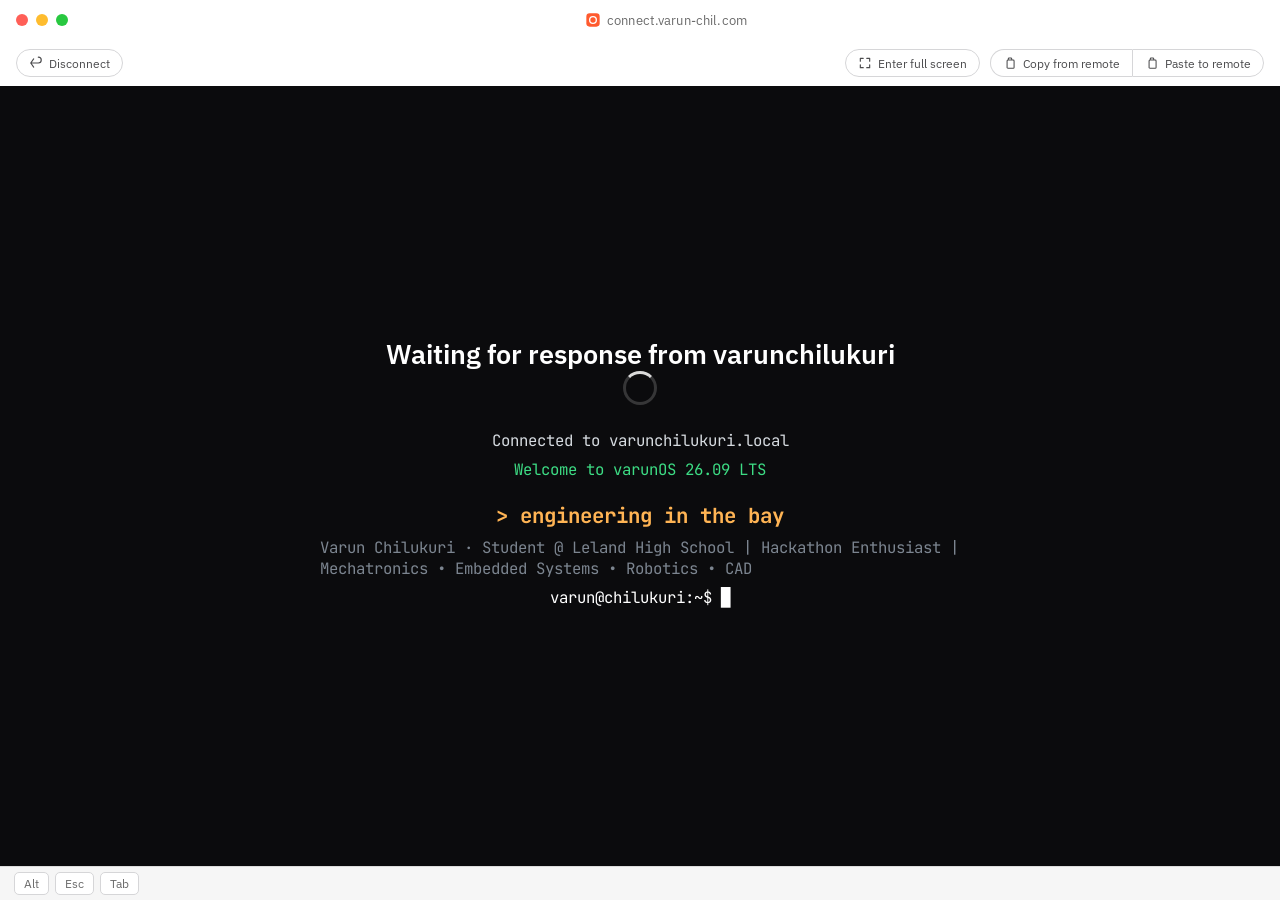
<file: desktop/index.html>
<!DOCTYPE html>
<html lang="en">
<head>
<meta charset="UTF-8">
<meta name="viewport" content="width=device-width, initial-scale=1.0">
<title>Varun Chilukuri, Robotics &amp; Mechatronics Engineer</title>
<meta name="description" content="Varun Chilukuri is a student engineer at Leland High School and co-founder of Fetch, a 1st-place-winning mecanum robotics platform. Robotic arms, search-and-rescue hardware, and mechatronic systems built from scratch.">
<meta name="author" content="Varun Chilukuri">
<meta name="keywords" content="Varun Chilukuri, robotics, mechatronics, embedded systems, Fetch robot, Leland High School, hackathon, CAD, 3D printing">

<!-- Open Graph / social preview cards -->
<meta property="og:type" content="profile">
<meta property="og:title" content="Varun Chilukuri, Robotics & Mechatronics Engineer">
<meta property="og:description" content="Student engineer building robotic arms, search-and-rescue hardware, and mechatronic systems from scratch. Co-founder of Fetch, 1st Place Overall at CSI Hacks.">
<meta property="og:image" content="../images/fetch-1.jpg">
<meta name="twitter:card" content="summary_large_image">
<meta name="twitter:title" content="Varun Chilukuri, Robotics & Mechatronics Engineer">
<meta name="twitter:description" content="Student engineer building robotic arms, search-and-rescue hardware, and mechatronic systems from scratch.">
<meta name="twitter:image" content="../images/fetch-1.jpg">

<link rel="icon" type="image/png" sizes="32x32" href="../images/favicon-32.png">
<link rel="icon" type="image/png" sizes="512x512" href="../images/favicon-512.png">
<link rel="apple-touch-icon" sizes="180x180" href="../images/apple-touch-icon.png">
<link rel="preconnect" href="https://fonts.googleapis.com">
<link rel="preconnect" href="https://fonts.gstatic.com" crossorigin>
<link href="https://fonts.googleapis.com/css2?family=IBM+Plex+Sans:ital,wght@0,400;0,500;0,600;0,700;1,400&family=JetBrains+Mono:ital,wght@0,400;0,500;0,700;1,400&display=swap" rel="stylesheet">
<link rel="stylesheet" href="desktop.css?v=1">

<script type="application/ld+json">
{
  "@context": "https://schema.org",
  "@type": "Person",
  "name": "Varun Chilukuri",
  "alternateName": "vrun-systems26",
  "description": "Student engineer specializing in robotics, mechatronics, embedded systems, and 3D printing. Co-founder & Hardware Lead of Fetch, 1st Place Overall at CSI Hacks.",
  "affiliation": {
    "@type": "EducationalOrganization",
    "name": "Leland High School"
  },
  "jobTitle": "Student Engineer",
  "knowsAbout": ["Robotics", "Mechatronics", "Embedded Systems", "CAD", "3D Printing", "Electronics"],
  "address": {
    "@type": "PostalAddress",
    "addressLocality": "San Jose",
    "addressRegion": "CA",
    "addressCountry": "US"
  },
  "sameAs": [
    "https://github.com/vrun-systems26",
    "https://www.linkedin.com/in/varunchilukuri26/",
    "https://devpost.com/varunchilukuri7"
  ]
}
</script>
</head>
<body>

<!-- ============ BOOT: SCREEN-SHARE CONNECT SEQUENCE ============ -->
<div class="boot-screen" id="bootScreen" role="status" aria-live="polite">
  <div class="boot-chrome">
    <div class="boot-chrome-row">
      <span class="boot-traffic"><i class="boot-dot boot-dot-r"></i><i class="boot-dot boot-dot-y"></i><i class="boot-dot boot-dot-g"></i></span>
      <span class="boot-url"><svg class="boot-url-icon" viewBox="0 0 24 24" aria-hidden="true"><rect x="2" y="2" width="20" height="20" rx="5"></rect><circle cx="12" cy="12" r="5" fill="none" stroke="#fff" stroke-width="2"></circle></svg>connect.varun-chil.com</span>
    </div>
    <div class="boot-chrome-row boot-toolbar">
      <button type="button" class="boot-pill" tabindex="-1"><svg viewBox="0 0 24 24" aria-hidden="true"><path d="M8 5L3 12l5 7M3 12h13a5 5 0 000-10" fill="none" stroke-width="2" stroke-linecap="round" stroke-linejoin="round"></path></svg>Disconnect</button>
      <span class="boot-toolbar-spacer"></span>
      <button type="button" class="boot-pill" tabindex="-1"><svg viewBox="0 0 24 24" aria-hidden="true"><path d="M4 9V4h5M20 9V4h-5M4 15v5h5M20 15v5h-5" fill="none" stroke-width="2" stroke-linecap="round" stroke-linejoin="round"></path></svg>Enter full screen</button>
      <span class="boot-pill-group">
        <button type="button" class="boot-pill boot-pill-l" tabindex="-1"><svg viewBox="0 0 24 24" aria-hidden="true"><rect x="7" y="7" width="12" height="14" rx="1.5" fill="none" stroke-width="1.8"></rect><path d="M9 7V5a1.5 1.5 0 011.5-1.5h3A1.5 1.5 0 0115 5v2" fill="none" stroke-width="1.8"></path></svg>Copy from remote</button>
        <button type="button" class="boot-pill boot-pill-r" tabindex="-1"><svg viewBox="0 0 24 24" aria-hidden="true"><rect x="7" y="7" width="12" height="14" rx="1.5" fill="none" stroke-width="1.8"></rect><path d="M9 7V5a1.5 1.5 0 011.5-1.5h3A1.5 1.5 0 0115 5v2" fill="none" stroke-width="1.8"></path></svg>Paste to remote</button>
      </span>
    </div>
  </div>
  <div class="boot-body">
    <div class="boot-phase" id="bootPhase1">
      <p class="boot-waiting">Waiting for response from <span class="boot-host">varunchilukuri</span></p>
      <div class="boot-spinner" aria-hidden="true"></div>
    </div>
    <div class="boot-phase boot-motd" id="bootPhase2" hidden>
      <p class="motd-line">Connected to <span class="motd-host">varunchilukuri.local</span></p>
      <p class="motd-line">Welcome to <span class="motd-os">varunOS</span> 26.09 LTS</p>
      <p class="motd-line motd-gap">&gt; engineering in the bay</p>
      <p class="motd-line motd-byline">Varun Chilukuri &middot; Student @ Leland High School | Hackathon Enthusiast | Mechatronics &bull; Embedded Systems &bull; Robotics &bull; CAD</p>
      <p class="motd-line motd-cursor">varun@chilukuri:~$ <span class="motd-caret">&#9608;</span></p>
    </div>
  </div>
  <div class="boot-keybar" aria-hidden="true">
    <span class="boot-key">Alt</span><span class="boot-key">Esc</span><span class="boot-key">Tab</span>
  </div>
</div>

<svg width="0" height="0" style="position:absolute" aria-hidden="true">
  <defs>
    <linearGradient id="gradFolder" x1="0" y1="0" x2="0" y2="1">
      <stop offset="0" stop-color="#ffe27a"/>
      <stop offset="1" stop-color="#f6ac33"/>
    </linearGradient>
    <linearGradient id="gradFolderTab" x1="0" y1="0" x2="0" y2="1">
      <stop offset="0" stop-color="#ffce5c"/>
      <stop offset="1" stop-color="#e8a324"/>
    </linearGradient>
    <linearGradient id="gradFile" x1="0" y1="0" x2="0" y2="1">
      <stop offset="0" stop-color="#ffffff"/>
      <stop offset="1" stop-color="#dfe3e7"/>
    </linearGradient>
    <linearGradient id="gradTerm" x1="0" y1="0" x2="0" y2="1">
      <stop offset="0" stop-color="#3a3f47"/>
      <stop offset="1" stop-color="#181b20"/>
    </linearGradient>
    <linearGradient id="gradTrash" x1="0" y1="0" x2="0" y2="1">
      <stop offset="0" stop-color="#79c4ff"/>
      <stop offset="1" stop-color="#2f86d6"/>
    </linearGradient>
  </defs>
</svg>

<!-- ============ DESKTOP ============ -->
<div class="desktop" id="desktop" aria-hidden="true">
  <div class="wallpaper" aria-hidden="true">
    <div class="wp-sky"></div>
    <svg class="wp-skyline" viewBox="0 0 1600 400" preserveAspectRatio="xMidYMax slice" aria-hidden="true">
      <polygon points="0,400 0,300 40,300 40,260 70,260 70,310 120,310 120,240 150,240 150,300 200,300 200,220 240,220 240,290 300,290 300,180 260,180 260,140 300,140 300,120 340,120 340,180 380,180 380,300 430,300 430,250 470,250 470,300 520,300 520,200 560,200 560,300 620,300 620,160 650,160 650,120 680,120 680,160 710,160 710,300 760,300 760,270 800,270 800,300 850,300 850,150 880,150 880,110 910,110 910,150 940,150 940,300 1000,300 1000,240 1040,240 1040,300 1090,300 1090,190 1130,190 1130,300 1180,300 1180,260 1220,260 1220,300 1280,300 1280,200 1310,200 1310,140 1340,140 1340,200 1370,200 1370,300 1420,300 1420,270 1460,270 1460,300 1520,300 1520,220 1560,220 1560,300 1600,300 1600,400"></polygon>
      <circle class="wp-gear-hollow" cx="300" cy="150" r="26" fill="none" stroke-width="10"></circle>
      <circle class="wp-gear-hollow" cx="910" cy="130" r="18" fill="none" stroke-width="8"></circle>
    </svg>
    <div class="wp-sun"></div>
    <div class="wp-scanlines" aria-hidden="true"></div>
  </div>

  <div class="topbar">
    <button class="tb-start" type="button" aria-label="Menu">
      <svg viewBox="0 0 24 24" class="tb-start-icon" aria-hidden="true"><circle cx="12" cy="12" r="9" fill="none" stroke-width="2"></circle><circle cx="12" cy="12" r="3.2" fill="currentColor"></circle><line x1="12" y1="1" x2="12" y2="4.6"></line><line x1="12" y1="19.4" x2="12" y2="23"></line><line x1="1" y1="12" x2="4.6" y2="12"></line><line x1="19.4" y1="12" x2="23" y2="12"></line></svg>
      <span>varunOS</span>
    </button>
    <div class="tb-sep" aria-hidden="true"></div>
    <div class="tb-windows" id="tbWindows"></div>
    <div class="tb-tray">
      <span class="tray-vnc">VNC</span>
      <svg class="tray-icon" viewBox="0 0 24 24" aria-hidden="true"><path d="M12 20a1.6 1.6 0 100-3.2 1.6 1.6 0 000 3.2zM6.5 14a8 8 0 0111 0M3 10.2a13 13 0 0118 0" fill="none" stroke-width="1.8" stroke-linecap="round"></path></svg>
      <svg class="tray-icon" viewBox="0 0 24 24" aria-hidden="true"><path d="M6 15V9a6 6 0 0112 0v6M4 15h16l-1.4 5H5.4z" fill="none" stroke-width="1.6" stroke-linecap="round" stroke-linejoin="round"></path></svg>
      <span class="tray-clock" id="trayClock">00:00</span>
    </div>
  </div>

  <div class="desktop-icons">
    <button type="button" class="d-icon" data-trash>
      <span class="d-icon-glyph d-icon-trash" aria-hidden="true"><svg viewBox="0 0 40 40">
        <path d="M10 14h20l-1.6 20a2 2 0 01-2 1.8H13.6a2 2 0 01-2-1.8z" fill="url(#gradTrash)" stroke="#256bb0" stroke-width="1"></path>
        <path d="M8 10h24v3.2a1 1 0 01-1 1H9a1 1 0 01-1-1z" fill="#4fa3ea"></path>
        <path d="M16 8a2 2 0 012-2h4a2 2 0 012 2v2h-8z" fill="#4fa3ea"></path>
        <line x1="16" y1="19" x2="16" y2="30" stroke="#dff0ff" stroke-width="1.6" stroke-linecap="round"></line>
        <line x1="20" y1="19" x2="20" y2="30" stroke="#dff0ff" stroke-width="1.6" stroke-linecap="round"></line>
        <line x1="24" y1="19" x2="24" y2="30" stroke="#dff0ff" stroke-width="1.6" stroke-linecap="round"></line>
      </svg></span>
      <span class="d-icon-label">Trash</span>
    </button>
    <button type="button" class="d-icon" data-card="about">
      <span class="d-icon-glyph d-icon-file" aria-hidden="true"><svg viewBox="0 0 40 40">
        <path d="M8 2h16l8 8v26a2 2 0 01-2 2H8a2 2 0 01-2-2V4a2 2 0 012-2z" fill="url(#gradFile)" stroke="#b7bcc2" stroke-width="1"></path>
        <path d="M24 2v7a1 1 0 001 1h7" fill="none" stroke="#b7bcc2" stroke-width="1"></path>
        <line x1="12" y1="19" x2="28" y2="19" stroke="#9aa1a8" stroke-width="1.4"></line>
        <line x1="12" y1="24" x2="28" y2="24" stroke="#9aa1a8" stroke-width="1.4"></line>
        <line x1="12" y1="29" x2="22" y2="29" stroke="#9aa1a8" stroke-width="1.4"></line>
      </svg></span>
      <span class="d-icon-label">about.txt</span>
    </button>
    <button type="button" class="d-icon" data-card="fetch">
      <span class="d-icon-glyph d-icon-folder" aria-hidden="true"><svg viewBox="0 0 48 40">
        <path d="M2 10c0-1.1.9-2 2-2h11l3.2 3H44c1.1 0 2 .9 2 2v23c0 1.1-.9 2-2 2H4c-1.1 0-2-.9-2-2z" fill="url(#gradFolder)" stroke="#d99a1e" stroke-width="1"></path>
        <path d="M2 10c0-1.1.9-2 2-2h11l3.2 3H2z" fill="url(#gradFolderTab)"></path>
        <path d="M4 13h40v5H4z" fill="#fff" opacity="0.22"></path>
      </svg></span>
      <span class="d-icon-label">Fetch</span>
    </button>
    <button type="button" class="d-icon" data-card="street-sweeper">
      <span class="d-icon-glyph d-icon-folder" aria-hidden="true"><svg viewBox="0 0 48 40">
        <path d="M2 10c0-1.1.9-2 2-2h11l3.2 3H44c1.1 0 2 .9 2 2v23c0 1.1-.9 2-2 2H4c-1.1 0-2-.9-2-2z" fill="url(#gradFolder)" stroke="#d99a1e" stroke-width="1"></path>
        <path d="M2 10c0-1.1.9-2 2-2h11l3.2 3H2z" fill="url(#gradFolderTab)"></path>
        <path d="M4 13h40v5H4z" fill="#fff" opacity="0.22"></path>
      </svg></span>
      <span class="d-icon-label">Street_Sweeper</span>
    </button>
    <button type="button" class="d-icon" data-card="arm">
      <span class="d-icon-glyph d-icon-folder" aria-hidden="true"><svg viewBox="0 0 48 40">
        <path d="M2 10c0-1.1.9-2 2-2h11l3.2 3H44c1.1 0 2 .9 2 2v23c0 1.1-.9 2-2 2H4c-1.1 0-2-.9-2-2z" fill="url(#gradFolder)" stroke="#d99a1e" stroke-width="1"></path>
        <path d="M2 10c0-1.1.9-2 2-2h11l3.2 3H2z" fill="url(#gradFolderTab)"></path>
        <path d="M4 13h40v5H4z" fill="#fff" opacity="0.22"></path>
      </svg></span>
      <span class="d-icon-label">HocDiuTempusSumpsit</span>
    </button>
    <button type="button" class="d-icon" data-card="ceres">
      <span class="d-icon-glyph d-icon-folder" aria-hidden="true"><svg viewBox="0 0 48 40">
        <path d="M2 10c0-1.1.9-2 2-2h11l3.2 3H44c1.1 0 2 .9 2 2v23c0 1.1-.9 2-2 2H4c-1.1 0-2-.9-2-2z" fill="url(#gradFolder)" stroke="#d99a1e" stroke-width="1"></path>
        <path d="M2 10c0-1.1.9-2 2-2h11l3.2 3H2z" fill="url(#gradFolderTab)"></path>
        <path d="M4 13h40v5H4z" fill="#fff" opacity="0.22"></path>
      </svg></span>
      <span class="d-icon-label">Ceres</span>
    </button>
    <button type="button" class="d-icon" data-card="morebuilds">
      <span class="d-icon-glyph d-icon-folder" aria-hidden="true"><svg viewBox="0 0 48 40">
        <path d="M2 10c0-1.1.9-2 2-2h11l3.2 3H44c1.1 0 2 .9 2 2v23c0 1.1-.9 2-2 2H4c-1.1 0-2-.9-2-2z" fill="url(#gradFolder)" stroke="#d99a1e" stroke-width="1"></path>
        <path d="M2 10c0-1.1.9-2 2-2h11l3.2 3H2z" fill="url(#gradFolderTab)"></path>
        <path d="M4 13h40v5H4z" fill="#fff" opacity="0.22"></path>
      </svg></span>
      <span class="d-icon-label">more_builds</span>
    </button>
    <button type="button" class="d-icon" data-card="skills">
      <span class="d-icon-glyph d-icon-cfg" aria-hidden="true"><svg viewBox="0 0 40 40">
        <path d="M8 2h16l8 8v26a2 2 0 01-2 2H8a2 2 0 01-2-2V4a2 2 0 012-2z" fill="url(#gradFile)" stroke="#b7bcc2" stroke-width="1"></path>
        <path d="M24 2v7a1 1 0 001 1h7" fill="none" stroke="#b7bcc2" stroke-width="1"></path>
        <circle cx="20" cy="24" r="6" fill="none" stroke="#2fa7e0" stroke-width="1.6"></circle>
        <circle cx="20" cy="24" r="2" fill="#2fa7e0"></circle>
        <path d="M20 15.5v2M20 30.5v2M11.5 24h2M26.5 24h2M14.4 17.9l1.4 1.4M24.2 27.7l1.4 1.4M14.4 30.1l1.4-1.4M24.2 20.3l1.4-1.4" stroke="#2fa7e0" stroke-width="1.4" stroke-linecap="round"></path>
      </svg></span>
      <span class="d-icon-label">skills.cfg</span>
    </button>
    <button type="button" class="d-icon" data-card="awards">
      <span class="d-icon-glyph d-icon-log" aria-hidden="true"><svg viewBox="0 0 40 40">
        <path d="M8 2h16l8 8v26a2 2 0 01-2 2H8a2 2 0 01-2-2V4a2 2 0 012-2z" fill="url(#gradFile)" stroke="#b7bcc2" stroke-width="1"></path>
        <path d="M24 2v7a1 1 0 001 1h7" fill="none" stroke="#b7bcc2" stroke-width="1"></path>
        <line x1="12" y1="17" x2="26" y2="17" stroke="#9aa1a8" stroke-width="1.3"></line>
        <path d="M12 24l3 3 6-7" fill="none" stroke="#2fb573" stroke-width="1.8" stroke-linecap="round" stroke-linejoin="round"></path>
        <line x1="12" y1="32" x2="24" y2="32" stroke="#9aa1a8" stroke-width="1.3"></line>
      </svg></span>
      <span class="d-icon-label">awards.log</span>
    </button>
    <button type="button" class="d-icon" data-card="contact">
      <span class="d-icon-glyph d-icon-term" aria-hidden="true"><svg viewBox="0 0 40 40">
        <rect x="2" y="4" width="36" height="30" rx="3" fill="url(#gradTerm)" stroke="#0c0e11" stroke-width="1"></rect>
        <path d="M8 14l6 5-6 5" fill="none" stroke="#3ddc84" stroke-width="2" stroke-linecap="round" stroke-linejoin="round"></path>
        <line x1="18" y1="24" x2="28" y2="24" stroke="#d6dbe0" stroke-width="2" stroke-linecap="round"></line>
        <rect x="2" y="4" width="36" height="7" rx="3" fill="#fff" opacity="0.08"></rect>
      </svg></span>
      <span class="d-icon-label">contact.sh</span>
    </button>
  </div>

  <div class="desktop-widget" aria-hidden="true">
    <div class="widget-titlebar">quick_facts.txt</div>
    <div class="widget-body">
      <p class="widget-name">Varun Chilukuri</p>
      <p class="widget-line">&#9656; 1st Place Overall, CSI Hacks</p>
      <p class="widget-line">&#9656; 2nd Place, Berkeley Robotics Hackathon</p>
      <p class="widget-line">&#9656; Co-Founder &amp; Hardware Lead, Fetch</p>
      <p class="widget-line widget-dim">Leland High School &middot; Mechatronics &amp; Robotics</p>
    </div>
  </div>

</div>

<!-- ============ WINDOWS ============ -->
<div class="card win-terminal" data-card="about">
  <div class="win-titlebar">
    <span class="win-tb-icon">&gt;_</span>
    <span class="win-tb-name">about.txt · Text Editor</span>
    <span class="win-tb-nav">
      <button type="button" class="win-nav-btn" data-nav="prev" aria-label="Previous file">&#8249;</button>
      <button type="button" class="win-nav-btn" data-nav="next" aria-label="Next file">&#8250;</button>
    </span>
    <span class="win-tb-btns"><button type="button" class="win-btn win-min" tabindex="-1"></button><button type="button" class="win-btn win-max" data-maximize tabindex="-1"></button><button class="win-btn win-close" data-close aria-label="Close"></button></span>
  </div>
  <section class="win-body section about">
    <div class="win-linebar" aria-hidden="true"></div>
    <div class="win-content">
      <div class="section-head">
        <span class="section-num">part_01</span>
        <h2>about.txt</h2>
      </div>
      <div class="about-grid">
        <div class="about-copy">
          <p class="lede">Hi, I'm Varun. I'm a high school student passionate about <strong>mechatronics, autonomous robotics, and embedded systems</strong>.</p>
          <p>I enjoy building working prototypes utilizing CAD, 3D printing, and electrical systems. Currently building personal robotics projects, competing in hackathons, and documenting all my work on GitHub. I also use Raspberry Pis, Arduino, Python, Flask, BLE, and bash when a project needs them.</p>
          <p>Interested in autonomous navigation, computer vision, and building robots that solve real-world problems while designing fun hardware systems with various mechanical actuators.</p>
          <div class="about-footer">
            <div class="about-fact">
              <span class="fact-label">Currently</span>
              <span>Leland High School</span>
            </div>
          </div>
        </div>
      </div>
    </div>
  </section>
</div>

<!-- ============ FETCH ============ -->
<div class="card win-files" data-card="fetch">
  <div class="win-titlebar">
    <span class="win-tb-icon">&#128193;</span>
    <span class="win-tb-name">Fetch · File Manager</span>
    <span class="win-tb-nav">
      <button type="button" class="win-nav-btn" data-nav="prev" aria-label="Previous file">&#8249;</button>
      <button type="button" class="win-nav-btn" data-nav="next" aria-label="Next file">&#8250;</button>
    </span>
    <span class="win-tb-btns"><button type="button" class="win-btn win-min" tabindex="-1"></button><button type="button" class="win-btn win-max" data-maximize tabindex="-1"></button><button class="win-btn win-close" data-close aria-label="Close"></button></span>
  </div>
  <section class="win-body section projects">
    <div class="win-content">
      <div class="section-head">
        <span class="section-num">part_02</span>
        <h2>Fetch/</h2>
      </div>

      <article class="project-card flagship">
        <div class="project-media gallery-3">
          <img src="../images/fetch-1.jpg" alt="Fetch, a mecanum-drive robot with a trash-can body, on a tile floor">
          <img src="../images/fetch-2.jpg" alt="Fetch mecanum robot, side angle showing the yellow mecanum wheels and wiring">
          <img src="../images/fetch-3.jpg" alt="Fetch mecanum robot, front view with ultrasonic sensors and camera visible">
        </div>
        <div class="project-body">
          <div class="project-kicker">
            <span class="badge badge-win">1ST PLACE OVERALL · CSI HACKS · 82+ TEAMS</span>
          </div>
          <h3>Fetch</h3>
          <p class="project-role">Co-Founder &amp; Hardware Lead, mechanical + electrical, roughly half the stack</p>
          <p>Fetch is a robot that carries a trash can around a gallery and comes when you call it. You drive it around a room once and name each stop, and after that it just goes there on its own. It uses AprilTags and QR codes instead of lidar or a stored map, plus an ultrasonic e-stop so it doesn't run into anyone. Visitors call it by pointing their phone at the AprilTag next to them. Built this with my co-founder in about eight hours: he did the app and routing, I did the CAD, electronics, and hardware.</p>
          <ul class="spec-list">
            <li><span>Compute</span> Raspberry Pi 4 + Arduino Uno R4</li>
            <li><span>Drive</span> 4× NEMA 17, mecanum wheels</li>
            <li><span>Localization</span> AprilTags + QR destinations</li>
            <li><span>Safety</span> Ultrasonic e-stop</li>
          </ul>
          <div class="skill-tags">
            <span class="skill-tag">Mecanum Kinematics</span>
            <span class="skill-tag">AprilTag Localization</span>
            <span class="skill-tag">CAD Design</span>
            <span class="skill-tag">Embedded Electronics</span>
            <span class="skill-tag">Raspberry Pi</span>
            <span class="skill-tag">Arduino Uno R4</span>
            <span class="skill-tag">Hardware Integration</span>
          </div>
          <div class="project-links">
            <a href="https://github.com/vrun-systems26/Fetch-CSI-Hacks" target="_blank" rel="noopener">GitHub ↗</a>
            <a href="https://devpost.com/varunchilukuri7" target="_blank" rel="noopener">Devpost ↗</a>
          </div>
        </div>
      </article>
    </div>
  </section>
</div>

<!-- ============ STREET SWEEPER ============ -->
<div class="card win-files" data-card="street-sweeper">
  <div class="win-titlebar">
    <span class="win-tb-icon">&#128193;</span>
    <span class="win-tb-name">Street_Sweeper · File Manager</span>
    <span class="win-tb-nav">
      <button type="button" class="win-nav-btn" data-nav="prev" aria-label="Previous file">&#8249;</button>
      <button type="button" class="win-nav-btn" data-nav="next" aria-label="Next file">&#8250;</button>
    </span>
    <span class="win-tb-btns"><button type="button" class="win-btn win-min" tabindex="-1"></button><button type="button" class="win-btn win-max" data-maximize tabindex="-1"></button><button class="win-btn win-close" data-close aria-label="Close"></button></span>
  </div>
  <section class="win-body section projects">
    <div class="win-content">
      <div class="section-head">
        <span class="section-num">part_03</span>
        <h2>Street_Sweeper/</h2>
      </div>

      <article class="project-card flagship">
        <div class="project-media gallery-4">
          <img src="../images/street-sweeper-1.jpg" alt="Street Sweeper robot with a phone mounted as its display/camera">
          <img src="../images/street-sweeper-2.jpg" alt="Street Sweeper electronics close-up, ESP32 and wiring visible">
          <img src="../images/street-sweeper-3.jpg" alt="Street Sweeper robot, front view showing the two-wheel drivetrain">
          <img src="../images/street-sweeper-ui.jpg" alt="Street Sweeper web app, Play, How to Play, and Leaderboard screen">
        </div>
        <div class="project-body">
          <div class="project-kicker">
            <span class="badge badge-win">2ND PLACE · INTERACTIVE LEARNING TRACK · MILPITAS HACKS</span>
          </div>
          <h3>Street Sweeper</h3>
          <p class="project-role">Team build (4 people), hardware &amp; electronics</p>
          <p>A trash-collection robot on a two-wheel drivetrain, with a camera-guided intake driven by an ESP32 and an L298N motor driver. The part that actually won our track: you type in commands and the robot runs them while it's out collecting trash, so it doubles as a coding lesson. Built this with a team of four at Milpitas Hacks, splitting up the mechanical build, the wiring, and the intake mechanism, and got the whole thing demo-ready in time for judging.</p>
          <ul class="spec-list">
            <li><span>Compute</span> ESP32</li>
            <li><span>Drive</span> L298N, two-wheel drivetrain</li>
            <li><span>Vision</span> Camera-guided intake mechanism</li>
            <li><span>Track win</span> Command-driven coding lesson while collecting trash</li>
          </ul>
          <div class="skill-tags">
            <span class="skill-tag">ESP32</span>
            <span class="skill-tag">Motor Drivers (L298N)</span>
            <span class="skill-tag">Computer Vision</span>
            <span class="skill-tag">Command Parsing</span>
            <span class="skill-tag">Mechanical Assembly</span>
            <span class="skill-tag">Team Collaboration</span>
          </div>
          <div class="project-links">
            <a href="https://github.com/vrun-systems26/Street-Sweeper-Milpitas-Hacks" target="_blank" rel="noopener">GitHub ↗</a>
          </div>
        </div>
      </article>
    </div>
  </section>
</div>

<!-- ============ HOCDIUTEMPUSSUMPSIT ============ -->
<div class="card win-files" data-card="arm">
  <div class="win-titlebar">
    <span class="win-tb-icon">&#128193;</span>
    <span class="win-tb-name">HocDiuTempusSumpsit · File Manager</span>
    <span class="win-tb-nav">
      <button type="button" class="win-nav-btn" data-nav="prev" aria-label="Previous file">&#8249;</button>
      <button type="button" class="win-nav-btn" data-nav="next" aria-label="Next file">&#8250;</button>
    </span>
    <span class="win-tb-btns"><button type="button" class="win-btn win-min" tabindex="-1"></button><button type="button" class="win-btn win-max" data-maximize tabindex="-1"></button><button class="win-btn win-close" data-close aria-label="Close"></button></span>
  </div>
  <section class="win-body section projects">
    <div class="win-content">
      <div class="section-head">
        <span class="section-num">part_05</span>
        <h2>HocDiuTempusSumpsit/</h2>
      </div>

      <article class="project-card flagship">
        <div class="project-media gallery-3">
          <img src="../images/arm-2.jpg" alt="HocDiuTempusSumpsit robotic arm, full build with wireless remote controller">
          <img src="../images/arm-1.jpg" alt="HocDiuTempusSumpsit gripper close-up, helical-gear fingers open">
          <img src="../images/arm-3.jpg" alt="HocDiuTempusSumpsit arm extended, gripper and linkage visible">
        </div>
        <div class="project-body">
          <div class="project-kicker">
            <span class="badge">3D-PRINTED · BLUETOOTH CONTROLLED</span>
          </div>
          <h3>HocDiuTempusSumpsit <span class="subname">(Bluetooth Robotic Arm)</span></h3>
          <p class="project-role">Solo build</p>
          <p>A 3D-printed, Bluetooth-controlled 4-bar linkage arm with three axes of rotation, a wireless remote, and a three-finger helical-gear gripper for grasping circular objects. Driven by a PCA9685 servo controller over two ESP-WROOM-32s. The elbow joint originally couldn't hold the wrist and gripper's weight, so I reworked the joint geometry and leverage instead of just using a bigger servo.</p>
          <ul class="spec-list">
            <li><span>Control</span> ESP-WROOM-32 + PCA9685 + BLE</li>
            <li><span>Servos</span> MG996R, SG90, Spektrum A330</li>
            <li><span>Mechanism</span> 4-bar linkage, three-finger helical-gear gripper</li>
          </ul>
          <div class="skill-tags">
            <span class="skill-tag">4-Bar Linkage Design</span>
            <span class="skill-tag">Gear Design</span>
            <span class="skill-tag">PCA9685 Servo Control</span>
            <span class="skill-tag">Bluetooth / BLE</span>
            <span class="skill-tag">3D Printing</span>
            <span class="skill-tag">Torque &amp; Leverage Analysis</span>
          </div>
          <div class="project-links">
            <a href="https://github.com/vrun-systems26/Bluetooth-Robotic-Arm" target="_blank" rel="noopener">GitHub ↗</a>
          </div>
        </div>
      </article>
    </div>
  </section>
</div>

<!-- ============ CERES ============ -->
<div class="card win-files" data-card="ceres">
  <div class="win-titlebar">
    <span class="win-tb-icon">&#128193;</span>
    <span class="win-tb-name">Ceres · File Manager</span>
    <span class="win-tb-nav">
      <button type="button" class="win-nav-btn" data-nav="prev" aria-label="Previous file">&#8249;</button>
      <button type="button" class="win-nav-btn" data-nav="next" aria-label="Next file">&#8250;</button>
    </span>
    <span class="win-tb-btns"><button type="button" class="win-btn win-min" tabindex="-1"></button><button type="button" class="win-btn win-max" data-maximize tabindex="-1"></button><button class="win-btn win-close" data-close aria-label="Close"></button></span>
  </div>
  <section class="win-body section projects">
    <div class="win-content">
      <div class="section-head">
        <span class="section-num">part_06</span>
        <h2>Ceres/</h2>
      </div>

      <article class="project-card flagship">
        <div class="project-media gallery-3">
          <img src="../images/ceres-1.jpg" alt="Ceres agriculture robot, full four-wheel chassis with pan-tilt camera mount">
          <img src="../images/ceres-2.jpg" alt="Ceres electronics close-up, servo turret, wiring, and motor driver board">
          <img src="../images/ceres-3.jpg" alt="Ceres VLM leaf-detection screen, bounding box drawn around a diseased leaf">
        </div>
        <div class="project-body">
          <div class="project-kicker">
            <span class="badge badge-win">2ND PLACE · OPEN HARDWARE TRACK · BERKELEY ROBOTICS HACKATHON · 80+ TEAMS</span>
          </div>
          <h3>Ceres</h3>
          <p class="project-role">Co-Founder &amp; Hardware Lead; my co-founder led the software</p>
          <p>Ceres is an agriculture robot built to make crop monitoring affordable, since most agriculture robots are expensive and complicated to run. It drives itself through rows of plants and points a pan-tilt camera at the leaves, running a VLM we trained ourselves to spot parasites and diseased leaves and report them back. A rack-and-pinion arm lowers an Adafruit STEMMA soil sensor into the ground at each stop to read moisture, temperature, and soil quality. Built this with my co-founder in about seven hours: I did the hardware, he did the software, and when our SD card corrupted mid-build we kept the whole thing alive by flashing a USB stick with Pi Imager and running off that instead.</p>
          <ul class="spec-list">
            <li><span>Compute</span> Raspberry Pi 4 + Arduino Mega</li>
            <li><span>Drive</span> 4× DC motors, 4-wheel drivetrain, dual L298N drivers</li>
            <li><span>Vision</span> Custom-trained VLM for leaf disease &amp; parasite detection</li>
            <li><span>Soil</span> Adafruit STEMMA soil sensor on a rack-and-pinion (MG90S) insertion arm</li>
            <li><span>Camera turret</span> 2× MG996R pan-tilt</li>
          </ul>
          <div class="skill-tags">
            <span class="skill-tag">Custom-Trained VLM</span>
            <span class="skill-tag">Soil Sensor Integration</span>
            <span class="skill-tag">Rack &amp; Pinion Mechanism</span>
            <span class="skill-tag">Pan-Tilt Camera Control</span>
            <span class="skill-tag">DC Motor Drivetrain</span>
            <span class="skill-tag">Raspberry Pi 4</span>
            <span class="skill-tag">Arduino Mega</span>
          </div>
          <div class="project-links">
            <a href="https://github.com/vrun-systems26/Ceres/tree/master" target="_blank" rel="noopener">GitHub ↗</a>
            <a href="https://www.youtube.com/watch?v=oX8thTSngGY" target="_blank" rel="noopener">Demo ↗</a>
          </div>
        </div>
      </article>
    </div>
  </section>
</div>

<!-- ============ MORE BUILDS ============ -->
<div class="card win-files" data-card="morebuilds">
  <div class="win-titlebar">
    <span class="win-tb-icon">&#128193;</span>
    <span class="win-tb-name">more_builds · File Manager</span>
    <span class="win-tb-nav">
      <button type="button" class="win-nav-btn" data-nav="prev" aria-label="Previous file">&#8249;</button>
      <button type="button" class="win-nav-btn" data-nav="next" aria-label="Next file">&#8250;</button>
    </span>
    <span class="win-tb-btns"><button type="button" class="win-btn win-min" tabindex="-1"></button><button type="button" class="win-btn win-max" data-maximize tabindex="-1"></button><button class="win-btn win-close" data-close aria-label="Close"></button></span>
  </div>
  <section class="win-body section projects">
    <div class="win-content">
      <div class="section-head">
        <span class="section-num">part_07</span>
        <h2>more_builds/</h2>
      </div>
      <p class="section-intro small">More of my projects.</p>

      <div class="project-grid">
        <!-- ECLIPSE LAMP -->
        <article class="mini-card">
          <div class="mini-media-pair">
            <img src="../images/eclipse-lamp-device.jpg" alt="The Eclipse Lamp internals, Raspberry Pi, gears, and 3D-printed shutter housing">
            <img src="../images/eclipse-lamp-feed.jpg" alt="The Eclipse Lamp live feed and Telegram alerts showing person detection">
          </div>
          <div class="mini-body">
            <span class="badge small">COVERT HARDWARE</span>
            <h4>The Eclipse Lamp</h4>
            <p>Looks like a normal lamp. Inside, a motorized shutter cycles open every few seconds while the camera sweeps the room; AI checks each look for a person, locks onto them, and pushes a real-time alert to your phone.</p>
            <div class="skill-tags">
              <span class="skill-tag">AI Person Detection</span>
              <span class="skill-tag">Motorized Shutter Mechanism</span>
              <span class="skill-tag">Pan Camera Control</span>
              <span class="skill-tag">Real-Time Alerts</span>
            </div>
            <a href="https://github.com/vrun-systems26/The-Eclipse-Lamp" target="_blank" rel="noopener" class="mini-link">GitHub ↗</a>
          </div>
        </article>

        <!-- MAGLIFT -->
        <article class="mini-card">
          <img src="../images/maglift.jpg" alt="MagLift science fair presentation board with the magnetic crane prototype">
          <div class="mini-body">
            <span class="badge badge-win small">2ND PLACE · LELAND SCIENCE FAIR</span>
            <h4>MagLift</h4>
            <p>An aluminum prototype demonstrating how magnetic cranes work. One motor raises and lowers the magnet, a second rotates the crane, steered by a joystick and two touch pads. Designed, built, and coded solo.</p>
            <div class="skill-tags">
              <span class="skill-tag">Arduino Uno</span>
              <span class="skill-tag">Stepper Motor Control</span>
              <span class="skill-tag">DC Motor Control</span>
              <span class="skill-tag">Joystick Interfacing</span>
              <span class="skill-tag">Solo Prototyping</span>
            </div>
          </div>
        </article>

        <!-- ADVANCED ARM CONCEPT -->
        <article class="mini-card">
          <img src="../images/mars61.jpg" alt="MARS-61 herringbone gear reduction prototype next to its NEMA17 drive motor">
          <div class="mini-body">
            <span class="badge small">CONCEPT · ON HOLD</span>
            <h4>MARS-61 <span class="subname">(Advanced Robotic Arm)</span></h4>
            <p>Dual NEMA 17 shoulder, a differential wrist, and a custom 5:17 herringbone gear reduction at the base, with cycloidal drives and planetary gearboxes on the research list. On hold for now, but not forgotten.</p>
            <div class="skill-tags">
              <span class="skill-tag">Herringbone Gear Design</span>
              <span class="skill-tag">Differential Mechanisms</span>
              <span class="skill-tag">Dual-Motor Coordination</span>
              <span class="skill-tag">Gear Ratio Analysis</span>
            </div>
          </div>
        </article>

        <!-- GAMING MOUSE -->
        <article class="mini-card">
          <img src="../images/gaming-mouse.jpg" alt="Custom gaming mouse CAD model, hex-vented shell with side buttons">
          <div class="mini-body">
            <span class="badge small">BUILT FROM SCRATCH</span>
            <h4>Custom Gaming Mouse</h4>
            <p>A mouse built from scratch around a Seeed XIAO ESP32-S3, with a PixArt PMW optical sensor for cursor tracking, a rotary encoder for the scroll wheel, and a 3.7V LiPo, plus arrow keys and a spacebar built into the shell on top of normal mouse features. Some parts scavenged from other mice.</p>
            <div class="skill-tags">
              <span class="skill-tag">ESP32-S3</span>
              <span class="skill-tag">Optical Sensor Integration</span>
              <span class="skill-tag">Rotary Encoder</span>
              <span class="skill-tag">LiPo Power Management</span>
              <span class="skill-tag">Enclosure Design</span>
              <span class="skill-tag">Firmware Programming</span>
            </div>
            <a href="https://github.com/vrun-systems26/Custom-Gaming-Mouse" target="_blank" rel="noopener" class="mini-link">GitHub ↗</a>
          </div>
        </article>
      </div>
    </div>
  </section>
</div>

<!-- ============ SKILLS ============ -->
<div class="card win-terminal" data-card="skills">
  <div class="win-titlebar">
    <span class="win-tb-icon">&gt;_</span>
    <span class="win-tb-name">skills.cfg · Text Editor</span>
    <span class="win-tb-nav">
      <button type="button" class="win-nav-btn" data-nav="prev" aria-label="Previous file">&#8249;</button>
      <button type="button" class="win-nav-btn" data-nav="next" aria-label="Next file">&#8250;</button>
    </span>
    <span class="win-tb-btns"><button type="button" class="win-btn win-min" tabindex="-1"></button><button type="button" class="win-btn win-max" data-maximize tabindex="-1"></button><button class="win-btn win-close" data-close aria-label="Close"></button></span>
  </div>
  <section class="win-body section hardware">
    <div class="win-linebar" aria-hidden="true"></div>
    <div class="win-content">
      <div class="section-head">
        <span class="section-num">part_08</span>
        <h2>skills.cfg</h2>
      </div>
      <p class="section-intro">A few things I've worked with.</p>

      <div class="skills-rows">
        <div class="skills-row"><span>Microcontrollers</span></div>
        <div class="skills-row"><span>Motors</span></div>
        <div class="skills-row"><span>Sensors</span></div>
        <div class="skills-row"><span>Drivers &amp; controllers</span></div>
        <div class="skills-row"><span>Power</span></div>
        <div class="skills-row"><span>CAD &amp; fabrication</span></div>
        <div class="skills-row"><span>Mechanisms</span></div>
        <div class="skills-row"><span>Software</span></div>
        <div class="skills-row"><span>PCB design &amp; soldering</span></div>
        <div class="skills-row"><span>Hand &amp; power tools</span></div>
        <div class="skills-row"><span>Version control (Git)</span></div>
        <div class="skills-row"><span>Test &amp; measurement</span></div>
      </div>
    </div>
  </section>
</div>

<!-- ============ AWARDS ============ -->
<div class="card win-terminal" data-card="awards">
  <div class="win-titlebar">
    <span class="win-tb-icon">&gt;_</span>
    <span class="win-tb-name">awards.log · tail -f</span>
    <span class="win-tb-nav">
      <button type="button" class="win-nav-btn" data-nav="prev" aria-label="Previous file">&#8249;</button>
      <button type="button" class="win-nav-btn" data-nav="next" aria-label="Next file">&#8250;</button>
    </span>
    <span class="win-tb-btns"><button type="button" class="win-btn win-min" tabindex="-1"></button><button type="button" class="win-btn win-max" data-maximize tabindex="-1"></button><button class="win-btn win-close" data-close aria-label="Close"></button></span>
  </div>
  <section class="win-body section awards">
    <div class="win-linebar" aria-hidden="true"></div>
    <div class="win-content">
      <div class="section-head">
        <span class="section-num">part_09</span>
        <h2>awards.log</h2>
      </div>
      <p class="section-intro">The ones I'm most proud of.</p>

      <div class="award-list">
        <div class="award-row">
          <span class="award-mark">01</span>
          <div>
            <h4>1st Place Overall · CSI Hacks (82+ Teams)</h4>
            <p>For <strong>Fetch</strong>, co-founded and co-built as hardware lead. Designed, printed, wired, and demoed inside an 8-hour build window.</p>
          </div>
        </div>
        <div class="award-row">
          <span class="award-mark">02</span>
          <div>
            <h4>2nd Place, Interactive Learning Track · Milpitas Hacks (220+ Participants)</h4>
            <p>For <strong>Street Sweeper</strong>, a trash-collection robot that doubles as a coding lesson for whoever's driving it.</p>
          </div>
        </div>
        <div class="award-row">
          <span class="award-mark">03</span>
          <div>
            <h4>2nd Place · Leland High School Science Fair (30+ Submissions)</h4>
            <p>For <strong>MagLift</strong>, a working magnetic crane prototype. Designed, built, and coded solo.</p>
          </div>
        </div>
        <div class="award-row">
          <span class="award-mark">04</span>
          <div>
            <h4>2nd Place, Open Hardware Track · Berkeley Robotics Hackathon (80+ Teams)</h4>
            <p>For <strong>Ceres</strong>, co-founded and co-built as hardware lead. Designed, printed, wired, and demoed inside a 7-hour build window, against 80 teams of college students from Berkeley, UCLA, and Stanford · we were the only high schoolers there.</p>
          </div>
        </div>
      </div>
    </div>
  </section>
</div>

<!-- ============ CONTACT ============ -->
<div class="card win-terminal" data-card="contact">
  <div class="win-titlebar">
    <span class="win-tb-icon">&gt;_</span>
    <span class="win-tb-name">contact.sh · bash</span>
    <span class="win-tb-nav">
      <button type="button" class="win-nav-btn" data-nav="prev" aria-label="Previous file">&#8249;</button>
      <button type="button" class="win-nav-btn" data-nav="next" aria-label="Next file">&#8250;</button>
    </span>
    <span class="win-tb-btns"><button type="button" class="win-btn win-min" tabindex="-1"></button><button type="button" class="win-btn win-max" data-maximize tabindex="-1"></button><button class="win-btn win-close" data-close aria-label="Close"></button></span>
  </div>
  <section class="win-body section contact">
    <div class="win-linebar" aria-hidden="true"></div>
    <div class="win-content">
      <p class="term-prompt">varun@chilukuri:~$ ./contact.sh</p>
      <div class="contact-inner">
        <span class="section-num">part_10</span>
        <h2>Let's build something.</h2>
        <p class="contact-subtitle">Reach out, or check out what I've been working on.</p>
        <a href="mailto:varunchilukuri7@gmail.com" class="contact-email">varunchilukuri7@gmail.com</a>
        <div class="contact-links">
          <a href="https://github.com/vrun-systems26" target="_blank" rel="noopener">GitHub ↗</a>
          <a href="https://www.linkedin.com/in/varunchilukuri26/" target="_blank" rel="noopener">LinkedIn ↗</a>
          <a href="https://devpost.com/varunchilukuri7" target="_blank" rel="noopener">Devpost ↗</a>
        </div>
        <div class="card-footer-note">
          <p>© <span class="js-year"></span> Varun Chilukuri</p>
          <p>pro tip: keep capacitors away from wall sockets</p>
        </div>
      </div>
      <p class="term-prompt term-cursor">varun@chilukuri:~$ <span class="motd-caret">&#9608;</span></p>
    </div>
  </section>
</div>

<script src="desktop.js?v=1"></script>
</body>
</html>
</file>
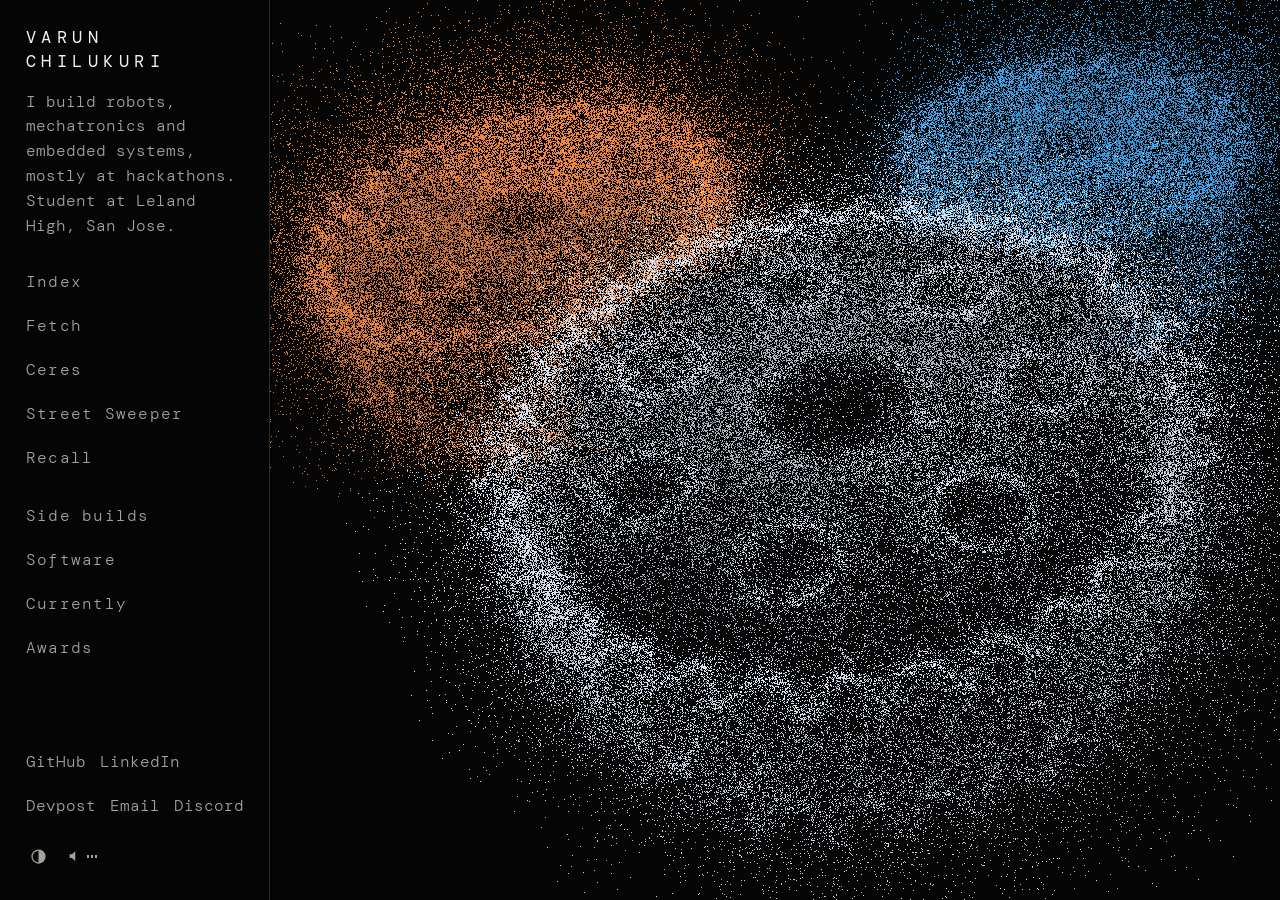
<file: classic.html>
<!DOCTYPE html>
<html lang="en">
<head>
<meta charset="UTF-8">
<meta name="viewport" content="width=device-width, initial-scale=1.0">
<title>Varun Chilukuri</title>
<meta name="description" content="Varun Chilukuri is a student engineer at Leland High School building robots, mechatronics and embedded systems, mostly at hackathons.">
<meta name="author" content="Varun Chilukuri">
<meta name="keywords" content="Varun Chilukuri, robotics, mechatronics, embedded systems, Fetch robot, Ceres, Leland High School, hackathon, CAD, 3D printing">
<meta name="theme-color" content="#050505">
<meta name="color-scheme" content="dark">

<meta property="og:type" content="profile">
<meta property="og:title" content="Varun Chilukuri">
<meta property="og:description" content="Student engineer building robots, mechatronics and embedded systems from scratch.">
<meta property="og:image" content="images/fetch-1.jpg">
<meta name="twitter:card" content="summary_large_image">
<meta name="twitter:title" content="Varun Chilukuri">
<meta name="twitter:description" content="Student engineer building robots, mechatronics and embedded systems from scratch.">
<meta name="twitter:image" content="images/fetch-1.jpg">

<link rel="icon" type="image/svg+xml" href="images/favicon.svg">
<link rel="icon" type="image/png" sizes="32x32" href="images/favicon-32.png">
<link rel="icon" type="image/png" sizes="512x512" href="images/favicon-512.png">
<link rel="apple-touch-icon" sizes="180x180" href="images/apple-touch-icon.png">
<link rel="preconnect" href="https://fonts.googleapis.com">
<link rel="preconnect" href="https://fonts.gstatic.com" crossorigin>
<link href="https://fonts.googleapis.com/css2?family=DM+Mono:wght@300;400&display=swap" rel="stylesheet">
<link rel="stylesheet" href="css/style.css?v=819">

<script type="application/ld+json">
{
  "@context": "https://schema.org",
  "@type": "Person",
  "name": "Varun Chilukuri",
  "alternateName": "vrun-systems26",
  "description": "Student engineer specializing in robotics, mechatronics, embedded systems, and 3D printing. Built Index, a voice-controlled robotic cabinet (1st Place Overall at Bay Valley Hacks), and co-founded Fetch (1st Place Overall at CSI Hacks).",
  "affiliation": { "@type": "EducationalOrganization", "name": "Leland High School" },
  "jobTitle": "Student Engineer",
  "knowsAbout": ["Robotics", "Mechatronics", "Embedded Systems", "CAD", "3D Printing", "Electronics"],
  "address": { "@type": "PostalAddress", "addressLocality": "San Jose", "addressRegion": "CA", "addressCountry": "US" },
  "sameAs": [
    "https://github.com/vrun-systems26",
    "https://www.linkedin.com/in/varunchilukuri26/",
    "https://devpost.com/varunchilukuri7"
  ]
}
</script>
<script>try { if (localStorage.getItem("vc-bg") === "paper") document.documentElement.dataset.bg = "paper"; } catch (e) {}</script>
</head>
<body>
<canvas id="c" aria-hidden="true"></canvas>
<main class="deck" id="deck"></main>
<noscript><main style="max-width:680px;margin:0 auto;padding:24px"><h1>Varun Chilukuri</h1><p>I build robots, mechatronics and embedded systems, mostly at hackathons. Student at Leland High, San Jose.</p><section><h2>Index</h2><p>Solo · 1st Overall, Bay Valley Hacks</p><img src="images/index-1.jpg" alt="Index, a robotic cabinet with 15 compartments on a 3-axis gantry, next to the laptop running its voice agent" style="max-width:100%"><p>A voice-controlled robotic cabinet. Ask for what you need, by voice or from your phone, and a 3-axis robot pulls the exact tray out of 15 compartments, brings it within reach, and puts it back when you&#x27;re done. Made for people who can&#x27;t easily reach, search or remember, for about $300 in parts.</p><p>The AI voice agent can only act through verified commands: the page sends GO n, and the robot has to answer ACK n or the move is rejected. It only offers what&#x27;s in stock and moves only after you say yes.</p><p>Controller: Maker-ESP32 with its own Wi-Fi and phone page</p><p>Motion: X and Z steppers on belts and linear rails; servo rack and pinion for depth</p><p>Gripper: Electromagnet onto a steel washer in each 3D-printed tray</p><p>Voice: ElevenLabs agent with three client tools</p><p><a href="https://github.com/vrun-systems26/IndeX">GitHub ↗</a></p><p><a href="https://index-robot-cabinet.vercel.app">Live ↗</a></p><p><a href="https://youtu.be/VH-3CrXZQcE">Demo ↗</a></p></section><section><h2>Fetch</h2><p>Co-founder · hardware lead · CSI Hacks</p><img src="images/fetch-1.jpg" alt="Fetch, a mecanum-drive robot with a trash-can body, on a tile floor" style="max-width:100%"><p>A trash can that drives itself to whoever calls it, finding its way with AprilTags instead of lidar. Built in about 8 hours; I did the CAD, electronics and hardware.</p><p>Compute: Pi 4 + Arduino Uno R4</p><p>Drive: 4× NEMA 17, mecanum</p><p>Navigation: AprilTag + QR, ultrasonic e-stop</p><p><a href="https://github.com/vrun-systems26/Fetch-CSI-Hacks">GitHub ↗</a></p><p><a href="https://devpost.com/varunchilukuri7">Devpost ↗</a></p></section><section><h2>Ceres</h2><p>Co-founder · hardware lead · Berkeley Robotics Hackathon</p><img src="images/ceres-1.jpg" alt="Ceres agriculture robot, four-wheel chassis with pan-tilt camera mount" style="max-width:100%"><p>An affordable crop-scouting robot that spots diseased leaves with a VLM we trained, and probes the soil with a rack-and-pinion arm. Built in about 7 hours; I did the hardware.</p><p>Compute: Pi 4 + Arduino Mega</p><p>Drive: 4WD, dual L298N</p><p>Sensing: MG996R pan-tilt camera, STEMMA soil probe</p><p><a href="https://github.com/vrun-systems26/Ceres/tree/master">GitHub ↗</a></p><p><a href="https://www.youtube.com/watch?v=oX8thTSngGY">Demo ↗</a></p></section><section><h2>Street Sweeper</h2><p>Team of 4 · hardware &amp; electronics · Milpitas Hacks</p><img src="images/street-sweeper-1.jpg" alt="Street Sweeper robot with a phone mounted as its camera" style="max-width:100%"><p>A trash-collecting robot you drive by typing commands, so playing with it doubles as a coding lesson.</p><p>Compute: ESP32</p><p>Drive: L298N, two-wheel drive</p><p>Intake: Camera-guided</p><p><a href="https://github.com/vrun-systems26/Street-Sweeper-Milpitas-Hacks">GitHub ↗</a></p></section><section><h2>Recall</h2><p>Solo · speech AI for early signs of dementia</p><img src="images/recall-1.jpg" alt="Recall&#x27;s result for one check-in: a speech-change score and the markers outside the typical range" style="max-width:100%"><p>A two-minute daily voice check-in for an aging parent. A friendly voice asks one question, the parent answers out loud, and Recall scores how they spoke: pauses, word-finding gaps, vague words, vocabulary. The family watches the trend over weeks and raises a lasting change with a doctor.</p><p>The models that scored highest had learned the recordings, not the people, and failed a sanity check I built. I shipped the best model that passed. A prototype, not medical advice.</p><p>Data: 450 public interview clips, 215 people (DementiaNet)</p><p>Speech: faster-whisper transcript, 17 speech markers</p><p>Model: Knowledge-guided markers + MiniLM ensemble</p><p>Testing: No speaker in both train and test; synthetic sanity check</p><p><a href="https://github.com/vrun-systems26/recall">GitHub ↗</a></p></section><section><h2>HocDiuTempusSumpsit</h2><p>Solo · Bluetooth robotic arm</p><img src="images/arm-2.jpg" alt="HocDiuTempusSumpsit robotic arm with its wireless remote" style="max-width:100%"><p>A 4-bar linkage arm with a three-finger helical-gear gripper. When the elbow couldn&#x27;t hold the load, I reworked the joint geometry instead of buying a bigger servo.</p><p>Control: 2× ESP-WROOM-32 + PCA9685, BLE</p><p>Servos: MG996R, SG90, A330</p><p><a href="https://github.com/vrun-systems26/Bluetooth-Robotic-Arm">GitHub ↗</a></p></section><section><h2>The Eclipse Lamp</h2><p>Covert hardware</p><img src="images/eclipse-lamp-device.jpg" alt="The Eclipse Lamp internals, Raspberry Pi, gears, and 3D-printed shutter housing" style="max-width:100%"><p>Looks like a normal lamp. Inside, a motorized shutter and a sweeping camera spot people and alert your phone.</p><p><a href="https://github.com/vrun-systems26/The-Eclipse-Lamp">GitHub ↗</a></p></section><section><h2>MagLift</h2><p>Solo · science fair</p><img src="images/maglift.jpg" alt="MagLift science fair board with the magnetic crane prototype" style="max-width:100%"><p>A magnetic crane prototype with joystick and touch-pad control. Designed, built and coded solo.</p></section><section><h2>MARS-61</h2><p>Concept · on hold</p><img src="images/mars61.jpg" alt="MARS-61 herringbone gear reduction next to its NEMA 17 drive motor" style="max-width:100%"><p>A heavy arm with a dual NEMA 17 shoulder and a custom 5:17 herringbone reduction. On hold, not forgotten.</p></section><section><h2>Gaming Mouse</h2><p>Built from scratch</p><img src="images/gaming-mouse.jpg" alt="Custom gaming mouse CAD model with a hex-vented shell" style="max-width:100%"><p>A mouse on a XIAO ESP32-S3 with an optical sensor, LiPo power, and arrow keys built into the shell.</p><p><a href="https://github.com/vrun-systems26/Custom-Gaming-Mouse">GitHub ↗</a></p></section><section><h2>WattWatch</h2><p>Non-invasive current sensing · ESP32</p><img src="images/wattwatch-1.jpg" alt="WattWatch PCB 3D render with the ESP32 module, current-sense, alarm and LED sections" style="max-width:100%"><p>Clips onto an appliance&#x27;s power cord, with no wiring cut, and checks the current it draws against whether anyone is in the room. Left on in an empty room, it sounds an alarm and sends a push to your phone.</p><p>Sensing: SCT-013 current clamp, PIR motion</p><p>Compute: ESP32, true-RMS sampling</p><p>Alerts: Buzzer, OLED, WiFi push</p><p>Board: KiCad schematic + PCB, ERC/DRC clean</p><p><a href="https://github.com/vrun-systems26/WattWatch">GitHub ↗</a></p></section><section><h2>Dial</h2><p>Voice payments on Mantle</p><img src="images/dial-1.jpg" alt="Dial home page: send money home with one phone call" style="max-width:100%"><p>Send money home by talking to a voice agent in your own language. The dollars lock on the Mantle blockchain in seconds, family picks up cash at a corner shop with a 6-digit code, and anything left uncollected is refunded automatically. No smartphone, bank or app needed on either side.</p><p>Voice: ElevenLabs agent, Gemini 2.5 Flash</p><p>Chain: Solidity checks contract on Mantle</p><p>Server: Node + Express on Vercel</p><p><a href="https://github.com/vrun-systems26/Dial">GitHub ↗</a></p><p><a href="https://dial-a-dollar.vercel.app">Live ↗</a></p></section><section><h2>Arrival</h2><p>Team of 30 · people &amp; safety lead · Nebius × NVIDIA AI Hackathon</p><img src="images/arrival-1.jpg" alt="One iPhone scan of a kitchen drawn up as a floor plan, with the scan path" style="max-width:100%"><p>One iPhone scan of a kitchen becomes a physics twin, a robot arm working around walking people, and a dataset NVIDIA GR00T trains on. Fine-tuned on it, GR00T passed 39 of 48 trials, up from 26. I stress-tested every room (288 of 288 runs, zero contacts with people), hunted down bugs and gaps, and recorded much of the demo video.</p><p>Led: People &amp; safety</p><p>Built: RoboCasa layouts within 2.5 cm; 104 demos from 14 human ones</p><p>Fixed: Walker contacts 3 → 0; Franka oven 12/14 → 14/14</p><p>Shipped: 41 of 418 merged PRs</p><p><a href="https://github.com/AvnehSBhatia/ExeaLabsNvidiaHacks">GitHub ↗</a></p><p><a href="https://arrival.exealabs.org">Live ↗</a></p><p><a href="https://www.youtube.com/watch?v=EdZCukpGx00">Demo ↗</a></p></section><h2>Currently</h2><p>Quicksilver 604: My school&#x27;s robotics team. I also volunteer teaching LEGO robotics to elementary and middle schoolers.</p><p>Synopsys Championship: Structure-Borne Vibration Communication and Localization for In-Pipe Inspection Robots</p><p>Hackathon Club: Co-founder and vice president. About 40 members; we teach students to build projects and win hackathons.</p><p><a href="https://almadenhacks.com/">Almaden Hacks</a>: Helping host this high school hackathon for software and hardware projects in San Jose.</p><p>Speech &amp; Debate: Public forum and impromptu.</p><h2>Awards</h2><p>1st Overall, Bay Valley Hacks: Index · 400+ hackers</p><p>1st Overall, CSI Hacks: Fetch · 82+ teams</p><p>Top 30 High Honors, Veritas AI International High School Hackathon: Recall · solo · shortlisted in the top 30 of 1,000+ projects, 1,700+ students, 75+ countries · $1,250 scholarship</p><p>2nd Open Hardware, Berkeley Robotics Hackathon: Ceres · 80+ teams, high schoolers only</p><p>2nd Interactive Learning, Milpitas Hacks: Street Sweeper · 220+ participants</p><p>2nd Leland High School Science Fair: MagLift · 30+ submissions</p><p>2nd Novice Impromptu, Jon Lewis SVUDL Invitational: Speech &amp; debate · 51 competitors, finals of 7</p><p>1st Dan black belt, Taekwondo: Testing for 2nd Dan in December</p><p><a href="https://github.com/vrun-systems26">GitHub</a></p><p><a href="https://www.linkedin.com/in/varunchilukuri26/">LinkedIn</a></p><p><a href="https://devpost.com/varunchilukuri7">Devpost</a></p></main></noscript>
<script src="js/content.js?v=819"></script>
<script src="js/script.js?v=819"></script>
</body>
</html>
</file>
<file: desktop/desktop.css>
/* =====================================================================
   varunOS — a simulated Raspberry Pi desktop (PIXEL-style) portfolio
   ===================================================================== */

:root {
  --panel: #e7e9ea;
  --panel-edge: #c7cacc;
  --panel-text: #23272b;
  --panel-text-dim: #5b6166;
  --win-chrome: #eceeef;
  --win-chrome-edge: #b9bcbe;
  --win-bg: #fbfbfb;
  --win-text: #22262a;
  --win-text-dim: #5a6066;
  --accent: #ff5a2e;
  --accent-2: #2fa7e0;
  --accent-green: #2fb573;
  --folder: #f4b93c;
  --folder-dark: #d99a1e;
  --trash-blue: #3b8fd4;
  --link: #1f6fb2;
  --term-bg: #14181f;
  --term-bg-2: #0e1116;
  --term-text: #d6dbe0;
  --term-green: #3ddc84;
  --term-amber: #ffb454;
  --term-dim: #7c8590;
  --font-ui: 'IBM Plex Sans', -apple-system, sans-serif;
  --font-mono: 'JetBrains Mono', ui-monospace, monospace;
  --radius: 3px;
}

* { box-sizing: border-box; }
html, body { height: 100%; margin: 0; overflow: hidden; }
body {
  font-family: var(--font-ui);
  color: var(--panel-text);
  background: #05070a;
}
img { max-width: 100%; display: block; }
a { color: var(--link); }
::selection { background: var(--accent); color: #fff; }

/* ---------- boot / connect screen ---------- */
.boot-screen {
  position: fixed;
  inset: 0;
  z-index: 500;
  background: #f2f2f2;
  display: flex;
  flex-direction: column;
  font-family: var(--font-ui);
  transition: opacity 0.6s ease;
}
.boot-screen.is-hidden { opacity: 0; pointer-events: none; }
.boot-chrome {
  flex: 0 0 auto;
  background: #fff;
}
.boot-chrome-row {
  display: flex;
  align-items: center;
  padding: 0 16px;
  height: 40px;
}
.boot-traffic { display: flex; gap: 8px; flex: 0 0 auto; }
.boot-dot { width: 12px; height: 12px; border-radius: 50%; display: inline-block; }
.boot-dot-r { background: #ff5f57; }
.boot-dot-y { background: #febc2e; }
.boot-dot-g { background: #28c840; }
.boot-url {
  margin: 0 auto;
  display: flex;
  align-items: center;
  gap: 6px;
  font-size: 0.82rem;
  color: #6b6b6b;
  letter-spacing: 0.01em;
}
.boot-url-icon { width: 16px; height: 16px; border-radius: 4px; }
.boot-url-icon rect { fill: var(--accent); }
.boot-toolbar { height: 46px; padding: 0 16px; gap: 10px; }
.boot-toolbar-spacer { margin-left: auto; }
.boot-pill {
  display: flex;
  align-items: center;
  gap: 6px;
  font-family: var(--font-ui);
  font-size: 0.78rem;
  color: #4c4c4e;
  background: #fff;
  border: 1px solid #d6d6d8;
  border-radius: 999px;
  padding: 5px 12px;
  cursor: default;
}
.boot-pill svg { width: 14px; height: 14px; stroke: #4c4c4e; }
.boot-pill-group { display: flex; }
.boot-pill-l { border-radius: 999px 0 0 999px; border-right: none; }
.boot-pill-r { border-radius: 0 999px 999px 0; }
.boot-body {
  flex: 1 1 auto;
  background: #0b0b0d;
  display: flex;
  align-items: center;
  justify-content: center;
  flex-direction: column;
  gap: 1.6rem;
}
.boot-phase { display: flex; flex-direction: column; align-items: center; }
.boot-waiting {
  color: #fff;
  font-size: clamp(1.1rem, 2.6vw, 1.7rem);
  font-weight: 600;
  margin: 0;
  text-align: center;
  padding: 0 1.5rem;
}
.boot-host { color: #fff; }
.boot-ellipsis i { font-style: normal; opacity: 0; animation: dotFade 1.4s infinite; }
.boot-ellipsis i:nth-child(1) { animation-delay: 0s; }
.boot-ellipsis i:nth-child(2) { animation-delay: 0.2s; }
.boot-ellipsis i:nth-child(3) { animation-delay: 0.4s; }
@keyframes dotFade { 0%, 20% { opacity: 0; } 50%, 80% { opacity: 1; } 100% { opacity: 0; } }
.boot-spinner {
  width: 34px;
  height: 34px;
  border-radius: 50%;
  border: 3px solid rgba(255,255,255,0.18);
  border-top-color: rgba(255,255,255,0.85);
  animation: spin 0.9s linear infinite;
}
@keyframes spin { to { transform: rotate(360deg); } }

.boot-keybar {
  flex: 0 0 auto;
  height: 34px;
  background: #f6f6f6;
  border-top: 1px solid #dcdcdc;
  display: flex;
  align-items: center;
  gap: 6px;
  padding: 0 14px;
}
.boot-key {
  font-family: var(--font-ui);
  font-size: 0.72rem;
  color: #6b6b6b;
  background: #fff;
  border: 1px solid #d6d6d8;
  border-radius: 5px;
  padding: 3px 9px;
}

.boot-motd {
  font-family: var(--font-mono);
  color: var(--term-text);
  text-align: left;
  width: min(640px, 88vw);
}
.motd-line {
  margin: 0 0 0.5rem;
  font-size: clamp(0.82rem, 1.6vw, 0.98rem);
  opacity: 0;
  animation: motdIn 0.4s ease forwards;
}
.motd-line:nth-child(1) { animation-delay: 0.05s; }
.motd-line:nth-child(2) { animation-delay: 0.35s; color: var(--term-green); }
.motd-line:nth-child(3) { animation-delay: 0.7s; color: var(--term-amber); font-weight: 700; font-size: clamp(1rem, 2.2vw, 1.3rem); }
.motd-line:nth-child(4) { animation-delay: 1.05s; color: var(--term-dim); }
.motd-line:nth-child(5) { animation-delay: 1.5s; color: #fff; }
@keyframes motdIn { from { opacity: 0; transform: translateY(4px); } to { opacity: 1; transform: translateY(0); } }
.motd-gap { margin-top: 0.9rem; }
.motd-caret { animation: caretBlink 1s step-end infinite; }
@keyframes caretBlink { 50% { opacity: 0; } }

/* ---------- desktop ---------- */
.desktop {
  position: fixed;
  inset: 0;
  overflow: hidden;
  font-family: var(--font-ui);
}

.wallpaper {
  position: absolute; inset: 0; z-index: 0; overflow: hidden;
  background: url("../images/wallpaper.webp") center center / cover no-repeat, #2b1a3d;
}
.wp-sky, .wp-sun, .wp-skyline, .wp-gear-hollow, .wp-scanlines { display: none; }

/* ---------- top panel ---------- */
.topbar {
  position: fixed;
  top: 0; left: 0; right: 0;
  height: 27px;
  z-index: 50;
  background: linear-gradient(180deg, #ececec 0%, #dedfe0 100%);
  border-bottom: 1px solid var(--panel-edge);
  display: flex;
  align-items: stretch;
  font-size: 0.78rem;
  color: var(--panel-text);
  user-select: none;
}
.tb-start {
  display: flex; align-items: center; gap: 5px;
  background: none; border: none; cursor: pointer;
  padding: 0 10px;
  font-family: var(--font-ui);
  font-weight: 600;
  font-size: 0.78rem;
  color: var(--panel-text);
}
.tb-start:hover { background: rgba(0,0,0,0.06); }
.tb-start-icon { width: 15px; height: 15px; color: var(--accent); }
.tb-start-icon circle:first-child { stroke: var(--accent); }
.tb-start-icon line { stroke: var(--accent); stroke-linecap: round; }
.tb-sep { width: 1px; background: var(--panel-edge); margin: 5px 2px; }
.tb-window-title {
  display: flex; align-items: center;
  padding: 0 10px;
  color: var(--panel-text-dim);
  font-family: var(--font-mono);
  font-size: 0.72rem;
  white-space: nowrap;
  overflow: hidden;
  text-overflow: ellipsis;
}
.tb-tray {
  margin-left: auto;
  display: flex; align-items: center; gap: 10px;
  padding: 0 12px;
}
.tray-icon { width: 15px; height: 15px; color: var(--panel-text-dim); }
.tray-icon path { stroke: var(--panel-text-dim); }
.tray-vnc {
  font-family: var(--font-mono);
  font-size: 0.62rem;
  font-weight: 700;
  color: #fff;
  background: var(--accent-2);
  padding: 1px 5px;
  border-radius: 2px;
  letter-spacing: 0.03em;
}
.tray-clock { font-family: var(--font-mono); font-size: 0.76rem; color: var(--panel-text); min-width: 3.6em; text-align: right; }

/* ---------- desktop icons ---------- */
.desktop-icons {
  position: absolute;
  top: 40px; left: 10px;
  bottom: 30px;
  z-index: 2;
  display: flex;
  flex-direction: column;
  flex-wrap: wrap;
  align-content: flex-start;
  gap: 2px 4px;
}
.d-icon {
  width: 84px;
  background: none;
  border: 1px solid transparent;
  border-radius: 4px;
  cursor: pointer;
  display: flex;
  flex-direction: column;
  align-items: center;
  gap: 4px;
  padding: 6px 4px;
  color: #fff;
}
.d-icon:hover, .d-icon:focus-visible { background: rgba(255,255,255,0.14); border-color: rgba(255,255,255,0.3); outline: none; }
.d-icon:active { background: rgba(60,130,220,0.35); border-color: rgba(60,130,220,0.6); }
.d-icon-shake { animation: iconShake 0.4s ease; }
@keyframes iconShake { 20% { transform: rotate(-6deg); } 40% { transform: rotate(6deg); } 60% { transform: rotate(-4deg); } 80% { transform: rotate(4deg); } 100% { transform: rotate(0); } }
.d-icon-glyph { width: 38px; height: 38px; display: block; }
.d-icon-glyph svg { width: 100%; height: 100%; }
.d-icon-glyph svg { filter: drop-shadow(0 2px 3px rgba(0,0,0,0.35)); }
.d-icon-label {
  font-size: 0.68rem;
  font-family: var(--font-mono);
  line-height: 1.2;
  text-align: center;
  word-break: break-word;
  text-shadow: 0 1px 3px rgba(0,0,0,0.85), 0 0 6px rgba(0,0,0,0.5);
}
.status-ticker { display: none; }

/* ---------- desktop widget: always-visible highlight facts ---------- */
.desktop-widget {
  position: absolute;
  right: 16px; bottom: 16px;
  z-index: 1;
  width: 240px;
  background: rgba(10,12,16,0.62);
  backdrop-filter: blur(3px);
  border: 1px solid rgba(255,255,255,0.14);
  border-radius: 5px;
  overflow: hidden;
  box-shadow: 0 10px 30px rgba(0,0,0,0.35);
  pointer-events: none;
}
.widget-titlebar {
  background: rgba(255,255,255,0.08);
  color: rgba(255,255,255,0.6);
  font-family: var(--font-mono);
  font-size: 0.66rem;
  padding: 5px 10px;
  border-bottom: 1px solid rgba(255,255,255,0.1);
}
.widget-body { padding: 10px 12px 12px; }
.widget-name {
  font-family: var(--font-mono);
  font-weight: 700;
  font-size: 0.85rem;
  color: #fff;
  margin: 0 0 6px;
}
.widget-line {
  font-family: var(--font-mono);
  font-size: 0.68rem;
  color: rgba(255,255,255,0.85);
  margin: 0 0 4px;
  line-height: 1.4;
}
.widget-dim { color: rgba(255,255,255,0.45); margin-top: 6px; }

@media (max-width: 760px) {
  .desktop-widget { display: none; }
}

/* ---------- windows ---------- */
.card {
  display: none;
  position: fixed;
  z-index: 100;
  top: 46px; left: calc(50% - 440px);
  width: min(880px, 94vw);
  height: min(78vh, 760px);
  background: var(--win-bg);
  border: 1px solid var(--win-chrome-edge);
  border-radius: var(--radius);
  box-shadow: 0 18px 50px rgba(0,0,0,0.45);
  flex-direction: column;
  overflow: hidden;
}
.card.is-open { display: flex; }
.card.is-minimized { display: none; }
.card.is-max { top: 27px !important; left: 0 !important; width: 100vw; height: calc(100vh - 27px); border-radius: 0; }
.card.is-dragging { user-select: none; box-shadow: 0 24px 60px rgba(0,0,0,0.55); }

.win-titlebar {
  flex: 0 0 auto;
  height: 30px;
  background: linear-gradient(180deg, #f1f2f3 0%, #e2e4e5 100%);
  border-bottom: 1px solid var(--win-chrome-edge);
  display: flex;
  align-items: center;
  gap: 7px;
  padding: 0 8px;
  font-size: 0.76rem;
  color: var(--panel-text);
  cursor: grab;
  user-select: none;
}
.win-titlebar:active { cursor: grabbing; }
.card.is-max .win-titlebar { cursor: default; }
.win-tb-icon { font-family: var(--font-mono); font-size: 0.72rem; color: var(--panel-text-dim); }
.win-tb-name { font-weight: 500; white-space: nowrap; overflow: hidden; text-overflow: ellipsis; }
.win-titlebar:not(.is-focused) { background: #f2f2f2; }
.win-titlebar:not(.is-focused) .win-tb-name { color: var(--panel-text-dim); font-weight: 400; }
.win-titlebar.is-focused { background: linear-gradient(180deg, #f1f2f3 0%, #e2e4e5 100%); }
.win-tb-nav { margin-left: auto; display: flex; gap: 2px; }
.win-nav-btn {
  width: 20px; height: 20px;
  display: flex; align-items: center; justify-content: center;
  border: 1px solid var(--win-chrome-edge);
  background: #fff;
  border-radius: 3px;
  color: var(--panel-text-dim);
  font-size: 0.9rem;
  line-height: 1;
  cursor: pointer;
}
.win-nav-btn:hover { background: #f2f3f4; color: var(--panel-text); }
.win-tb-btns { margin-left: 10px; display: flex; gap: 6px; }
.win-btn { width: 13px; height: 13px; border-radius: 50%; border: 1px solid rgba(0,0,0,0.15); cursor: pointer; padding: 0; }
.win-min { background: #f4c04a; }
.win-max { background: #59c94b; }
.win-close { background: #e0564a; }
.win-min:hover, .win-max:hover { filter: brightness(1.08); }

/* ---------- taskbar open-window chips ---------- */
.tb-windows { display: flex; align-items: center; gap: 4px; overflow-x: auto; flex: 1 1 auto; min-width: 0; height: 100%; }
.tb-win-chip {
  display: flex; align-items: center; gap: 5px;
  height: 20px;
  padding: 0 8px;
  border-radius: 3px;
  border: 1px solid transparent;
  background: none;
  font-family: var(--font-mono);
  font-size: 0.68rem;
  color: var(--panel-text-dim);
  white-space: nowrap;
  cursor: pointer;
}
.tb-win-chip:hover { background: rgba(0,0,0,0.06); }
.tb-win-chip.is-active { background: #fff; border-color: var(--panel-edge); color: var(--panel-text); font-weight: 600; }
.tb-win-chip.is-min { opacity: 0.6; font-style: italic; }
.win-close:hover { filter: brightness(1.1); }

.win-body { flex: 1 1 auto; overflow: hidden; display: flex; min-height: 0; }
.win-linebar { flex: 0 0 34px; background: #f0f1f2; border-right: 1px solid #dfe1e2; }
.win-terminal .win-linebar { background: var(--term-bg-2); border-right: 1px solid #1e232b; }
.win-content { flex: 1 1 auto; overflow-y: auto; padding: 1.6rem 1.8rem 3rem; }

.win-terminal .win-body { background: var(--term-bg); }
.win-terminal .win-content { color: var(--term-text); font-family: var(--font-mono); }
.win-terminal .section-num { color: var(--term-dim); }
.win-terminal h2 { color: var(--term-amber); }
.win-terminal .lede { color: #fff; }
.win-terminal .lede strong { color: var(--term-green); }
.win-terminal p { color: var(--term-text); }
.win-terminal .fact-label { color: var(--term-dim); }
.win-terminal a { color: var(--accent-2); }

.win-files .win-body { background: var(--win-bg); }

/* ---------- shared content typography (re-skinned, same structure) ---------- */
.section-head { display: flex; align-items: baseline; gap: 0.7rem; margin-bottom: 1rem; }
.section-num {
  font-family: var(--font-mono);
  font-size: 0.7rem;
  color: var(--win-text-dim);
  letter-spacing: 0.04em;
}
.section-head h2, .win-terminal h2 {
  font-family: var(--font-mono);
  font-weight: 700;
  font-size: clamp(1.2rem, 2.4vw, 1.6rem);
  margin: 0;
  color: var(--win-text);
}
.section-intro { font-size: 0.95rem; color: var(--win-text-dim); margin: 0 0 1.2rem; }
.section-intro.small { font-size: 0.85rem; }

.lede { font-size: 1.05rem; line-height: 1.6; color: var(--win-text); margin: 0 0 1rem; }
.lede strong { color: var(--accent); }
.about-copy p { line-height: 1.65; color: var(--win-text-dim); margin: 0 0 1rem; font-size: 0.95rem; }
.about-footer { display: flex; gap: 2rem; margin-top: 1.4rem; flex-wrap: wrap; }
.about-fact { display: flex; flex-direction: column; gap: 0.15rem; font-family: var(--font-mono); font-size: 0.85rem; }
.fact-label { font-size: 0.68rem; text-transform: uppercase; letter-spacing: 0.06em; color: var(--win-text-dim); }
.win-terminal .about-fact span:last-child { color: #fff; }

.project-media { display: grid; grid-template-columns: 1fr; gap: 0.5rem; margin-bottom: 1.2rem; }
.project-media.gallery-3 { grid-template-columns: repeat(3, 1fr); }
.project-media.gallery-4 { grid-template-columns: repeat(2, 1fr); }
.project-media img { border-radius: 3px; border: 1px solid var(--win-chrome-edge); aspect-ratio: 4/3; object-fit: cover; width: 100%; }
.project-kicker { margin-bottom: 0.5rem; }
.badge {
  display: inline-block;
  font-family: var(--font-mono);
  font-size: 0.66rem;
  font-weight: 700;
  letter-spacing: 0.03em;
  padding: 3px 8px;
  border-radius: 2px;
  background: #eef0f1;
  border: 1px solid var(--win-chrome-edge);
  color: var(--win-text-dim);
}
.badge-win { background: rgba(255,90,46,0.12); border-color: rgba(255,90,46,0.4); color: #c8451f; }
.badge.small { font-size: 0.6rem; }
.project-body h3 { font-family: var(--font-mono); font-size: 1.15rem; margin: 0.3rem 0 0.2rem; color: var(--win-text); }
.subname { font-weight: 400; color: var(--win-text-dim); font-size: 0.85em; }
.project-role { font-size: 0.8rem; color: var(--win-text-dim); margin: 0 0 0.7rem; font-style: italic; }
.project-body > p { line-height: 1.65; color: var(--win-text); margin: 0 0 1rem; font-size: 0.92rem; }

.spec-list { list-style: none; margin: 0 0 1rem; padding: 0; display: grid; gap: 0.35rem; font-family: var(--font-mono); font-size: 0.8rem; }
.spec-list li { color: var(--win-text-dim); }
.spec-list li span { display: inline-block; min-width: 6.5rem; color: var(--accent-2); font-weight: 700; }

.skill-tags { display: flex; flex-wrap: wrap; gap: 0.4rem; margin-bottom: 1rem; }
.skill-tag {
  font-family: var(--font-mono);
  font-size: 0.68rem;
  padding: 3px 7px;
  border-radius: 2px;
  background: #eef0f1;
  border: 1px solid var(--win-chrome-edge);
  color: var(--win-text-dim);
}
.win-terminal .skill-tag { background: rgba(255,255,255,0.06); border-color: rgba(255,255,255,0.15); color: var(--term-text); }

.project-links { display: flex; gap: 1rem; }
.project-links a { font-family: var(--font-mono); font-size: 0.82rem; font-weight: 600; text-decoration: none; }
.project-links a:hover { text-decoration: underline; }

.project-grid { display: grid; grid-template-columns: repeat(auto-fit, minmax(260px, 1fr)); gap: 1.2rem; }
.mini-card { border: 1px solid var(--win-chrome-edge); border-radius: 3px; overflow: hidden; background: #fff; }
.mini-media-pair { display: grid; grid-template-columns: 1fr 1fr; gap: 2px; }
.mini-card img { aspect-ratio: 4/3; object-fit: cover; }
.mini-body { padding: 0.9rem; }
.mini-body h4 { font-family: var(--font-mono); font-size: 0.95rem; margin: 0.4rem 0 0.3rem; }
.mini-body p { font-size: 0.85rem; line-height: 1.55; color: var(--win-text-dim); margin: 0 0 0.7rem; }
.mini-link { font-family: var(--font-mono); font-size: 0.78rem; font-weight: 600; text-decoration: none; }

.skills-rows { display: grid; grid-template-columns: repeat(auto-fill, minmax(200px, 1fr)); gap: 0.5rem; }
.skills-row { font-family: var(--font-mono); font-size: 0.85rem; padding: 0.5rem 0.7rem; background: rgba(255,255,255,0.05); border: 1px solid rgba(255,255,255,0.12); border-radius: 2px; }
.skills-row::before { content: "▸ "; color: var(--term-green); }

.award-list { display: grid; gap: 1rem; }
.award-row { display: flex; gap: 0.9rem; }
.award-mark { font-family: var(--font-mono); font-weight: 700; color: var(--term-amber); flex: 0 0 auto; }
.award-row h4 { font-family: var(--font-mono); font-size: 0.92rem; margin: 0 0 0.25rem; color: #fff; }
.award-row p { font-size: 0.85rem; line-height: 1.55; margin: 0; color: var(--term-text); }
.award-row strong { color: var(--term-green); }

.term-prompt { font-family: var(--font-mono); color: var(--term-green); margin: 0 0 1rem; font-size: 0.85rem; }
.term-cursor { margin-top: 1.2rem; }
.contact-inner h2 { font-family: var(--font-mono); font-size: 1.3rem; color: var(--term-amber); margin: 0.2rem 0 0.4rem; }
.contact-subtitle { color: var(--term-text); font-size: 0.9rem; margin: 0 0 1rem; }
.contact-email { display: inline-block; font-family: var(--font-mono); font-size: 1rem; color: var(--accent-2); margin-bottom: 1rem; text-decoration: none; }
.contact-email:hover { text-decoration: underline; }
.contact-links { display: flex; gap: 1.2rem; margin-bottom: 1.5rem; }
.contact-links a { font-family: var(--font-mono); font-weight: 600; text-decoration: none; }
.card-footer-note p { font-size: 0.76rem; color: var(--term-dim); margin: 0.2rem 0; }

/* ---------- scrollbar flavor ---------- */
.win-content::-webkit-scrollbar { width: 10px; }
.win-content::-webkit-scrollbar-track { background: transparent; }
.win-content::-webkit-scrollbar-thumb { background: rgba(0,0,0,0.18); border-radius: 5px; }
.win-terminal .win-content::-webkit-scrollbar-thumb { background: rgba(255,255,255,0.18); }

/* ---------- responsive ---------- */
@media (max-width: 760px) {
  .desktop-icons { top: 34px; left: 6px; gap: 2px; }
  .d-icon { width: 72px; }
  .d-icon-glyph { width: 32px; height: 32px; }
  .card { top: 27px; left: 0; width: 100vw; height: calc(100vh - 27px); transform: none; border-radius: 0; }
  .project-media.gallery-3, .project-media.gallery-4 { grid-template-columns: 1fr 1fr; }
  .win-content { padding: 1.1rem 1.1rem 2.4rem; }
  .win-linebar { display: none; }
}

@media (prefers-reduced-motion: reduce) {
  * { animation-duration: 0.001ms !important; animation-iteration-count: 1 !important; transition: none !important; }
}
</file>
<file: css/style.css>
/* =========================================================
   Varun Chilukuri, portfolio
   pictures made of dust; a black or paper background;
   a computer gets side panels, a phone gets stacked cards
   ========================================================= */

:root { --bk: #050505; --w: #f2f2ee; --mu: #a3a39d; --rule: #2c2c2c; --card: rgba(9, 9, 9, 0.9); --ac: #e4e6ea; --act: var(--ac); --mono: "DM Mono", ui-monospace, monospace; color-scheme: dark; }
:root[data-bg="paper"] { --bk: #ebe4d4; --w: #2a2620; --mu: #5b564b; --rule: #cfc6b2; --card: rgba(244, 238, 224, 0.93); --act: color-mix(in srgb, var(--ac) 52%, #241f18); color-scheme: light; }
*, *::before, *::after { box-sizing: border-box; }
html { -webkit-text-size-adjust: 100%; text-size-adjust: 100%; }
html, body { height: 100%; }
body { margin: 0; background: var(--bk); color: var(--w); font: 300 15.5px/1.6 var(--mono); overflow: hidden; transition: background 0.7s, color 0.5s; }
:root[data-bg="paper"] body { font-weight: 400; }
img { display: block; max-width: 100%; }
a { color: inherit; }
button { font: inherit; color: inherit; background: none; border: 0; padding: 0; cursor: pointer; }
h1, h2, p, dl, dd, ol, ul, figure { margin: 0; padding: 0; }
ol, ul { list-style: none; }
b { font-weight: inherit; }
em { font-style: inherit; }
[hidden] { display: none !important; }
[tabindex="-1"]:focus { outline: none; }
:focus-visible { outline: 2px solid var(--act); outline-offset: 3px; }
::selection { background: var(--act); color: var(--bk); }

#c { position: fixed; top: 0; left: 0; width: 100%; height: 100%; height: 100lvh; display: block; }

.side { position: fixed; left: 0; top: 0; bottom: 0; width: 270px; display: flex; flex-direction: column; padding: 26px 22px 22px 26px; overflow-y: auto; scrollbar-width: none; z-index: 3; background: var(--bk); border-right: 1px solid var(--rule); transition: background 0.7s, border-color 0.7s; }
.name { font: 400 17px/1.4 var(--mono); letter-spacing: 0.32em; text-transform: uppercase; }
.name span, .name em { display: block; }
.bio { margin: 16px 0 22px; color: var(--mu); }
.list { display: flex; flex-direction: column; margin-bottom: 14px; }
.list a { position: relative; display: flex; align-items: center; min-height: 44px; text-decoration: none; letter-spacing: 0.08em; color: var(--mu); transition: color 0.3s, padding 0.3s; }
.list a:hover, .list a.is-open { color: var(--act); padding-left: 16px; }
.list a.is-open::before { content: ""; position: absolute; left: 0; top: 50%; width: 7px; height: 7px; margin-top: -4px; background: var(--act); }
.foot { margin-top: auto; padding-top: 16px; }
.foot-row { display: flex; flex-wrap: wrap; align-items: flex-end; justify-content: space-between; gap: 6px 12px; }
.links { display: flex; flex-wrap: wrap; gap: 0 14px; }
.links a, .links button { display: inline-flex; align-items: center; justify-content: center; min-height: 44px; min-width: 44px; text-decoration: none; color: var(--mu); transition: color 0.2s; }
.links a:hover, .links button:hover { color: var(--act); }
.ctl { display: flex; margin-left: -10px; }
.sound, .theme { flex: 0 0 auto; width: 44px; height: 44px; display: inline-flex; align-items: center; justify-content: center; gap: 2px; color: var(--mu); transition: color 0.2s; }
.sound:hover, .theme:hover { color: var(--act); }
.theme svg { width: 19px; height: 19px; transition: transform 0.6s cubic-bezier(0.2, 0.8, 0.2, 1); }
:root[data-bg="paper"] .theme svg { transform: rotate(180deg); }
.sound svg { width: 18px; height: 18px; fill: currentColor; }
.bars { display: inline-flex; align-items: center; gap: 2px; height: 14px; }
.bars i { width: 2px; height: 3px; background: currentColor; }
.sound[aria-pressed="true"] { color: var(--act); }
.sound[aria-pressed="true"] .bars i { animation: bar 0.9s ease-in-out infinite; }
.sound[aria-pressed="true"] .bars i:nth-child(2) { animation-delay: -0.3s; }
.sound[aria-pressed="true"] .bars i:nth-child(3) { animation-delay: -0.6s; }
@keyframes bar { 0%, 100% { height: 3px; } 50% { height: 13px; } }
.now { display: inline-flex; align-items: center; min-height: 44px; font-size: 13.5px; text-decoration: none; color: var(--mu); }
.now:hover { color: var(--act); }
.sound-note { font-size: 13.5px; color: var(--mu); }

.pop { position: fixed; left: 270px; top: 0; bottom: 0; width: 350px; padding: 26px 24px 40px; overflow-y: auto; background: var(--bk); border-right: 1px solid var(--rule); z-index: 2; scrollbar-width: thin; scrollbar-color: var(--rule) transparent; transition: background 0.7s, border-color 0.7s; }
.pop.in { animation: slide 0.7s cubic-bezier(0.2, 0.8, 0.2, 1); }
@keyframes slide { from { transform: translateX(-100%); } }
.pane-head { display: flex; align-items: flex-start; justify-content: space-between; gap: 12px; margin-bottom: 4px; }
.pane-head h2 { min-width: 0; overflow-wrap: anywhere; font: 400 20px/1.35 var(--mono); letter-spacing: 0.24em; text-transform: uppercase; color: var(--act); padding-top: 8px; }
.close { flex: 0 0 auto; width: 44px; height: 44px; display: grid; place-items: center; color: var(--mu); }
.close:hover { color: var(--act); }
.close svg { width: 22px; height: 22px; fill: none; stroke: currentColor; stroke-width: 1.6; stroke-linecap: round; }
.meta { color: var(--mu); margin-bottom: 14px; }
.gallery { margin-bottom: 16px; }
.gallery .main { width: 100%; height: auto; max-height: 52vh; object-fit: contain; }
.thumbs { display: flex; flex-wrap: wrap; gap: 8px; margin-top: 10px; }
.thumbs button { width: 60px; height: 44px; overflow: hidden; border: 1px solid var(--rule); opacity: 0.7; transition: opacity 0.2s; }
.thumbs button:hover { opacity: 1; }
.thumbs button[aria-pressed="true"] { border-color: var(--act); opacity: 1; }
.thumbs img { width: 100%; height: 100%; object-fit: contain; }
.body { margin-bottom: 14px; }
.spec { margin-bottom: 10px; }
.spec div { display: grid; grid-template-columns: 96px 1fr; gap: 12px; padding: 8px 0; border-top: 1px solid var(--rule); }
.spec dt { color: var(--act); }
.out { display: flex; flex-wrap: wrap; gap: 0 22px; }
.out a { display: inline-flex; align-items: center; min-height: 44px; color: var(--w); text-underline-offset: 4px; letter-spacing: 0.08em; }
.out a:hover { color: var(--act); }
.awards li { display: grid; grid-template-columns: 58px 1fr; gap: 12px; padding: 12px 0; border-bottom: 1px solid var(--rule); }
.notes li { padding: 12px 0; border-bottom: 1px solid var(--rule); }
.awards b, .notes b, .sub { display: block; }
.ext { display: inline-flex; align-items: center; min-height: 44px; margin: -11px 0 -8px; text-underline-offset: 4px; }
.ext:hover { color: var(--act); }
.place { color: var(--act); letter-spacing: 0.1em; }
.sub { color: var(--mu); }
.pop .list a { color: var(--w); }
.pop .list a:hover, .pop .list a.is-open { color: var(--act); }

.sc-frame { position: fixed; right: 14px; bottom: 14px; z-index: 70; width: min(300px, calc(100vw - 28px)); height: 20px; border: 0; opacity: 0; pointer-events: none; }
.sc-frame.is-shown { opacity: 1; pointer-events: auto; }
.toast { position: fixed; left: 50%; bottom: 24px; z-index: 90; max-width: calc(100vw - 32px); padding: 12px 18px; background: var(--w); color: var(--bk); font-size: 14.5px; opacity: 0; transform: translate(-50%, 16px); pointer-events: none; transition: opacity 0.25s, transform 0.3s; }
.toast.is-on { opacity: 1; transform: translate(-50%, 0); }

/* ---------- phones and tablets: the graphic has its own section on top; solid cards below, the open one first ---------- */
@media (max-width: 1099px) {
  :root { --top: clamp(270px, 54svh, 560px); }
  html, body { height: auto; }
  body { overflow: auto; overflow-x: hidden; }
  #c { position: absolute; height: var(--top); }
  .deck { position: relative; z-index: 1; display: flex; flex-direction: column; gap: 14px; max-width: 680px; margin: 0 auto; padding: var(--top) 12px 28px; }
  .card { border: 1px solid var(--rule); border-radius: 16px; background: var(--bk); }
  .side, .pop { position: relative; inset: auto; width: auto; overflow: visible; padding: 22px 20px 16px; }
  .name { font-size: 18px; }
  .foot { margin-top: 4px; }
  body.is-open .pop { order: 1; } body.is-open #stack { order: 2; } body.is-open .side { order: 3; }
  .pop.in { animation: rise 0.55s cubic-bezier(0.2, 0.8, 0.2, 1); }
  @keyframes rise { from { transform: translateY(-14px); opacity: 0; } }
  .pane-head { margin-bottom: 6px; }
}
@media (prefers-reduced-motion: reduce) { *, *::before, *::after { animation: none !important; transition: none !important; } }
</file>
